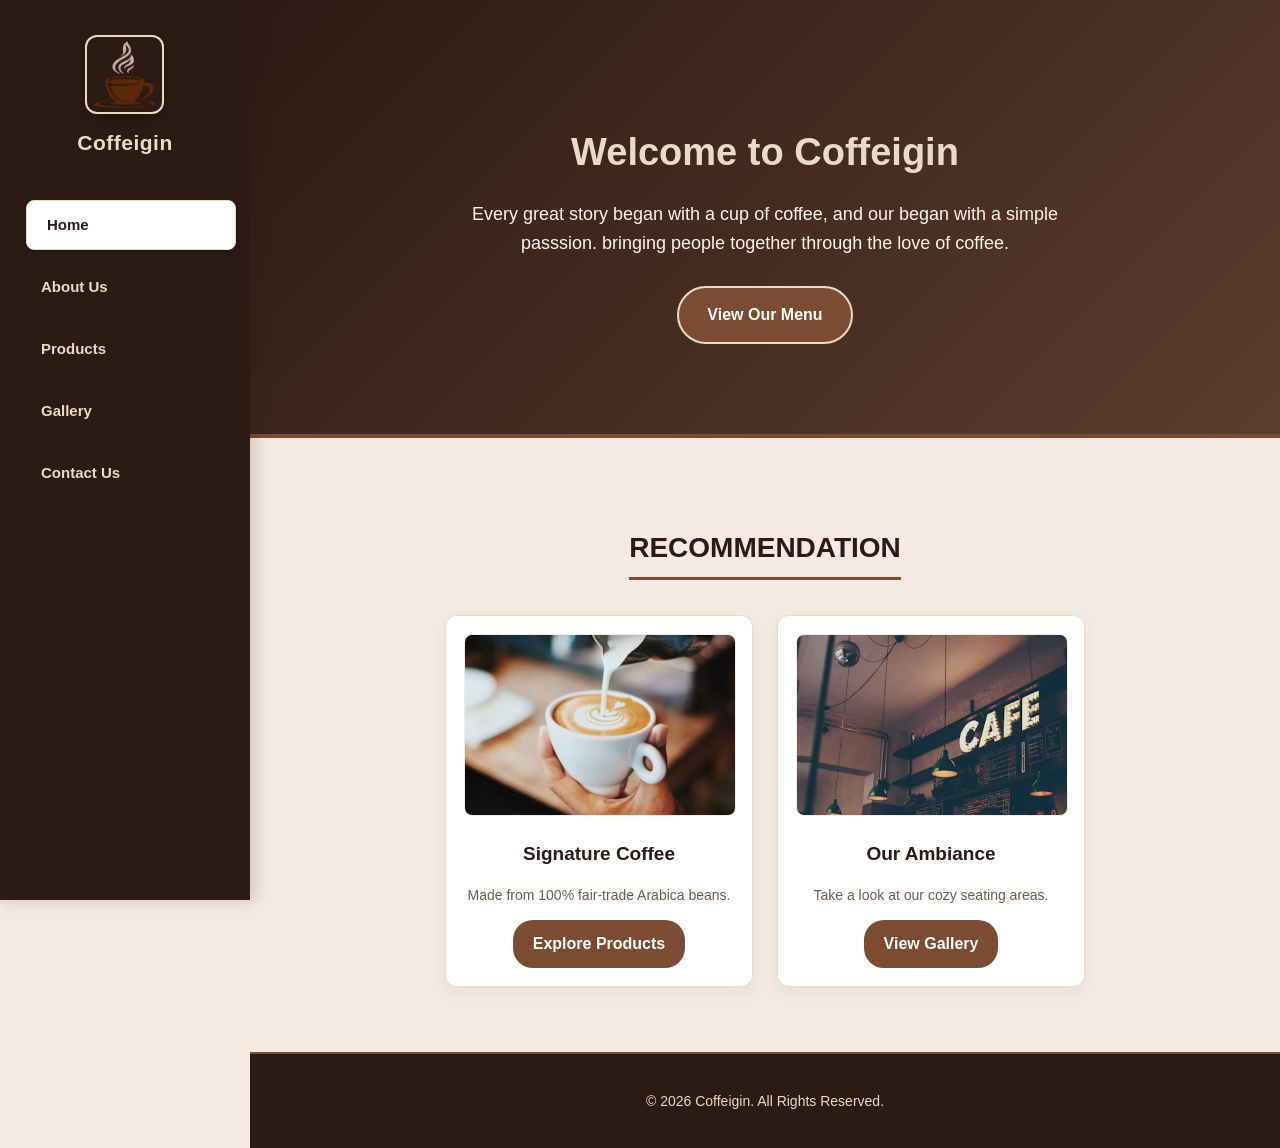
<file: index.html>
<!DOCTYPE html>
 <head>
    <title>Coffeigin| Home</title>
    <link rel="stylesheet" href="style.css">
</head>
<body>

    <!-- Left Sidebar -->
    <aside class="sidebar">
        <div class="logo">
            <img src="logo.png" alt="Logo" class="nav-logo">
            <h1>Coffeigin</h1>
        </div>
        <nav>
            <a href="index.html" class="active">Home</a>
            <a href="about.html">About Us</a>
            <a href="products.html">Products</a>
            <a href="gallery.html">Gallery</a>
            <a href="contact.html">Contact Us</a>
        </nav>
    </aside>

    <!-- Main Content Right Area -->
    <div class="main-content">
        <section class="hero animate-fade-in">
            <h2 class="animate-slide-up">Welcome to Coffeigin</h2>
            <p class="animate-slide-up delay-1">Every great story began with a cup of coffee, and our began with a simple passsion. bringing people together through the love of coffee. 
            </p>
            <a href="products.html" class="btn animate-slide-up delay-2">View Our Menu</a>
        </section>

        <section class="section animate-fade-in">
            <h2>RECOMMENDATION</h2>
            
            <div class="product-container">
                <div class="product-card animate-slide-up">
                    <img src="sg.avif" alt="Caramel Macchiato">
                    <h3>Signature Coffee</h3>
                    <p>Made from 100% fair-trade Arabica beans.</p>
                    <a href="products.html" class="order-btn" style="text-decoration:none; display:inline-block;">Explore Products</a>
                </div>
                <div class="product-card animate-slide-up delay-1">
                    <img src="view.avif" alt="Coffee Shop Interior">
                    <h3>Our Ambiance</h3>
                    <p>Take a look at our cozy seating areas.</p>
                    <a href="gallery.html" class="order-btn" style="text-decoration:none; display:inline-block;">View Gallery</a>
                </div>



            </div>
        </section>

        <footer>
            <p>&copy; 2026 Coffeigin. All Rights Reserved.</p>
        </footer>
    </div>

</body>
</html>
</file>
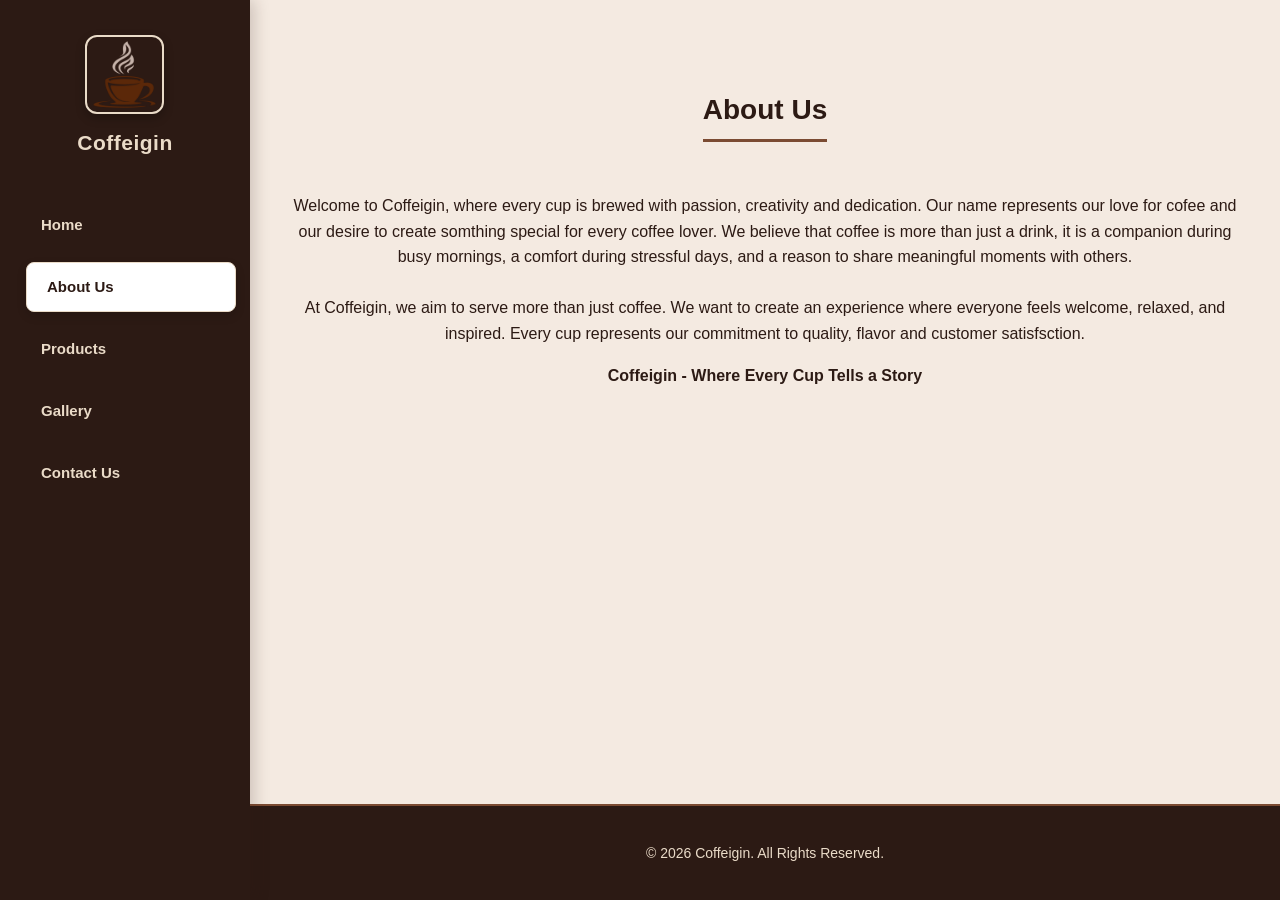
<file: about.html>
<!DOCTYPE html>
<head>
    <title>Coffeigin | About Us</title>
    <link rel="stylesheet" href="style.css">
</head>
<body>

    <aside class="sidebar">
        <div class="logo">
           <img src="logo.png" alt="Logo" class="nav-logo">
            <h1>Coffeigin</h1>
        </div>
        <nav>
            <a href="index.html">Home</a>
            <a href="about.html" class="active">About Us</a>
            <a href="products.html">Products</a>
            <a href="gallery.html">Gallery</a>
            <a href="contact.html">Contact Us</a>
        </nav>
    </aside>

    <div class="main-content">
        <section class="section animate-fade-in">
            <h2 class="animate-slide-up">About Us</h2>
            <p class="animate-slide-up delay-1">Welcome to Coffeigin, where every cup is brewed with passion, creativity and dedication. Our name represents our love for cofee and our desire to create somthing special for every coffee lover. We believe that coffee is more than just a drink, it is a companion during busy mornings, a comfort during stressful days, and a reason to share meaningful moments with others.<br> </br> At Coffeigin, we aim to serve more than just coffee. We want to create an experience where everyone feels welcome, relaxed, and inspired. Every cup represents our commitment to quality, flavor and customer satisfsction. </p>

            <p class="animate-slide-up delay-2"> <b>Coffeigin - Where Every Cup Tells a Story</b> </p>

        </section>

        <footer>
            <p>&copy; 2026 Coffeigin. All Rights Reserved.</p>
        </footer>
    </div>

</body>
</html>
</file>
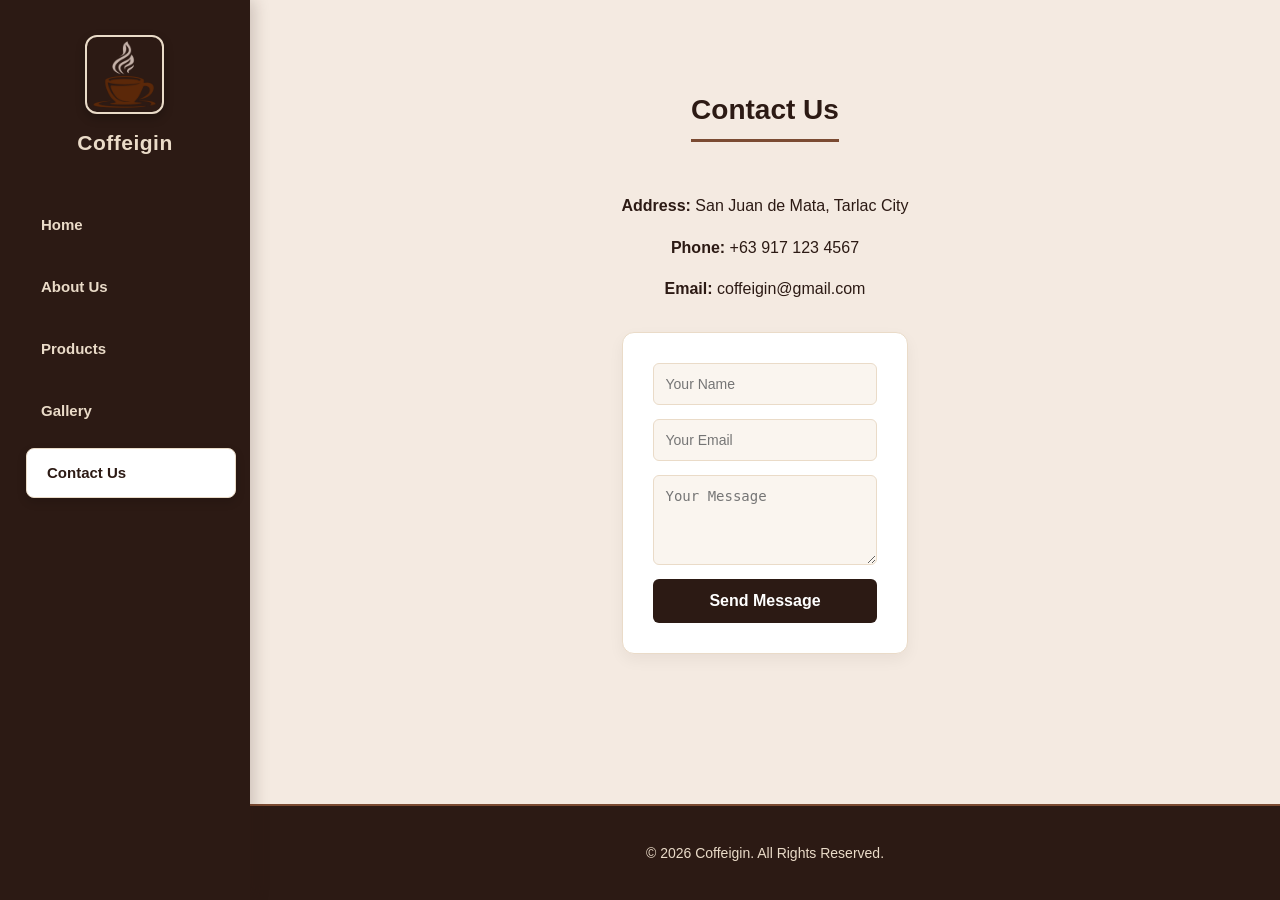
<file: contact.html>
<!DOCTYPE html>
<head>
    
    <title>Coffeigin| Contact Us</title>
    <link rel="stylesheet" href="style.css">
</head>
<body>

    <aside class="sidebar">
        <div class="logo">
            <img src="logo.png" alt="Logo" class="nav-logo">
            <h1>Coffeigin</h1>
        </div>
        <nav>
            <a href="index.html">Home</a>
            <a href="about.html">About Us</a>
            <a href="products.html">Products</a>
            <a href="gallery.html">Gallery</a>
            <a href="contact.html" class="active">Contact Us</a>
        </nav>
    </aside>

    <div class="main-content">
        <section class="section animate-fade-in">
            <h2 class="animate-slide-up">Contact Us</h2>
            <div class="contact-info animate-slide-up delay-1">
                <p><strong>Address:</strong> San Juan de Mata, Tarlac City</p>
                <p><strong>Phone:</strong> +63 917 123 4567</p>
                <p><strong>Email:</strong> coffeigin@gmail.com</p>
            </div>

            <form class="contact-form animate-slide-up delay-2" onsubmit="alert('Message sent successfully!'); return false;">
                <input type="text" placeholder="Your Name" required>
                <input type="email" placeholder="Your Email" required>
                <textarea placeholder="Your Message" rows="4" required></textarea>
                <button type="submit" class="submit-btn">Send Message</button>
            </form>
        </section>

        <footer>
            <p>&copy; 2026 Coffeigin. All Rights Reserved.</p>
        </footer>
    </div>

</body>
</html>
</file>
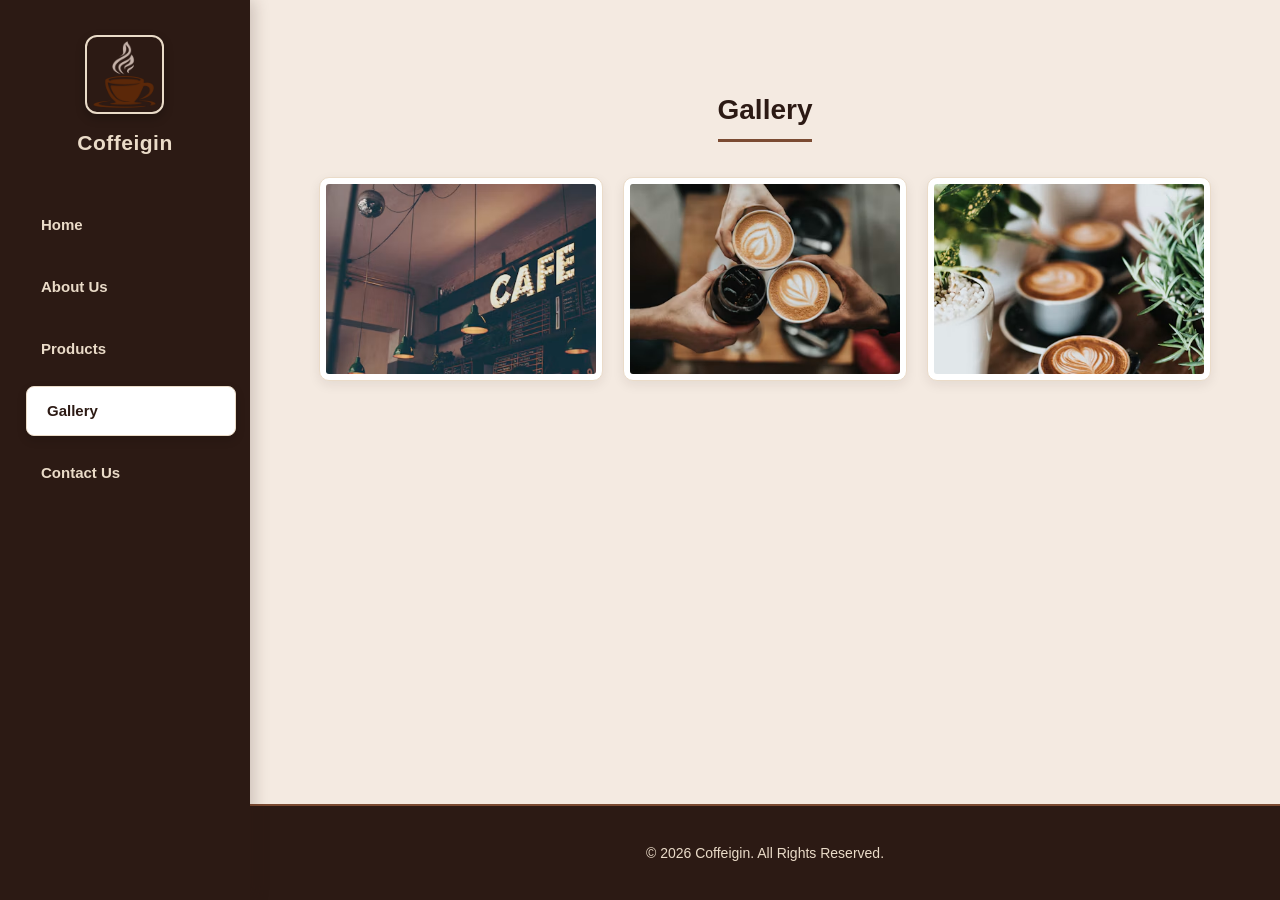
<file: gallery.html>
<!DOCTYPE html>
<head>

    <title>Coffeigin| Gallery</title>
    <link rel="stylesheet" href="style.css">
</head>
<body>

    <aside class="sidebar">
        <div class="logo">
            <img src="logo.png" alt="Logo" class="nav-logo">
            <h1>Coffeigin</h1>
        </div>
        <nav>
            <a href="index.html">Home</a>
            <a href="about.html">About Us</a>
            <a href="products.html">Products</a>
            <a href="gallery.html" class="active">Gallery</a>
            <a href="contact.html">Contact Us</a>
        </nav>
    </aside>

    <div class="main-content">
        <section class="section animate-fade-in">
            <h2 class="animate-slide-up">Gallery</h2>
            <div class="gallery-container">
                <img src="interior.avif" alt="Coffee Shop Interior" class="animate-zoom-in">
                <img src="coffee brew.avif" alt="Coffee Brewing" class="animate-zoom-in delay-1">
                <img src="coffee shot.avif" alt="Espresso Shot" class="animate-zoom-in delay-2">
            </div>
        </section>

        <footer>
            <p>&copy; 2026 Coffeigin. All Rights Reserved.</p>
        </footer>
    </div>

</body>
</html>
</file>
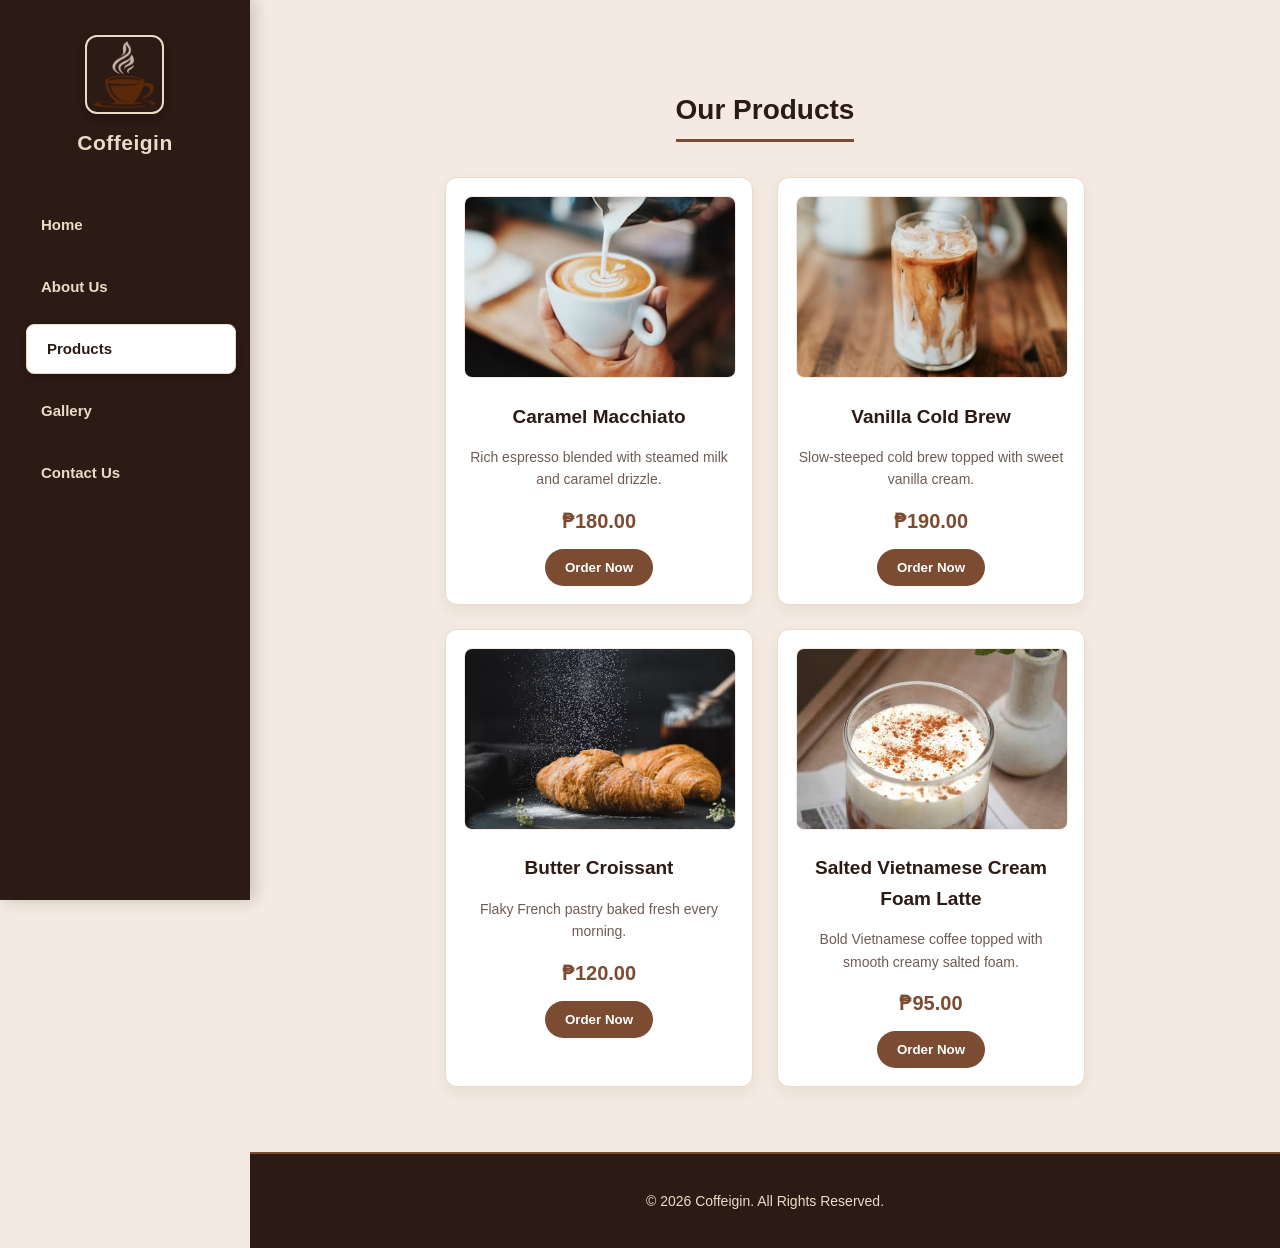
<file: products.html>
<!DOCTYPE html>

<head>

    <title>Coffeigin| Products</title>
    <link rel="stylesheet" href="style.css">
</head>
<body>

    <aside class="sidebar">
        <div class="logo">
            <img src="logo.png" alt="Logo" class="nav-logo">
            <h1>Coffeigin</h1>
        </div>
        <nav>
            <a href="index.html">Home</a>
            <a href="about.html">About Us</a>
            <a href="products.html" class="active">Products</a>
            <a href="gallery.html">Gallery</a>
            <a href="contact.html">Contact Us</a>
        </nav>
    </aside>

    <div class="main-content">
        <section class="section animate-fade-in">
            <h2 class="animate-slide-up">Our Products</h2>
            <div class="product-container">

                <div class="product-card animate-slide-up">
                    <img src="caramel.avif" alt="Caramel Macchiato">
                    <h3>Caramel Macchiato</h3>
                    <p>Rich espresso blended with steamed milk and caramel drizzle.</p>
                    <span class="price">₱180.00</span>
                    <button class="order-btn" onclick="alert('Added Caramel Macchiato to order!')">Order Now</button>
                </div>

                <div class="product-card animate-slide-up delay-1">
                    <img src="vanilla cold.jpg" alt="Cold Brew Coffee">
                    <h3>Vanilla Cold Brew</h3>
                    <p>Slow-steeped cold brew topped with sweet vanilla cream.</p>
                    <span class="price">₱190.00</span>
                    <button class="order-btn" onclick="alert('Added Vanilla Cold Brew to order!')">Order Now</button>
                </div>

                <div class="product-card animate-slide-up delay-2">
                    <img src="butterc.avif" alt="Butter Croissant">
                    <h3>Butter Croissant</h3>
                    <p>Flaky French pastry baked fresh every morning.</p>
                    <span class="price">₱120.00</span>
                    <button class="order-btn" onclick="alert('Added Butter Croissant to order!')">Order Now</button>
                </div>

            <div class="product-card animate-slide-up delay-2">
                    <img src="salted.jpg" alt="Vietnamese Cream Foam Latte">
                    <h3>Salted Vietnamese Cream Foam Latte</h3>
                    <p>Bold Vietnamese coffee topped with smooth creamy salted foam.</p>
                    <span class="price">₱95.00</span>
                    <button class="order-btn" onclick="alert('Added Salted Vietnamese Cream Foam Latte to order!')">Order Now</button>



            </div>
        </section>

        <footer>
            <p>&copy; 2026 Coffeigin. All Rights Reserved.</p>
        </footer>
    </div>

</body>
</html>
</file>
<file: style.css>
:root {
    /* scheme */
    --espresso-brown: #2C1A14;   /* Deep rich brown for sidebar, primary text & dark accents */
    --coffee-brown:   #7B4B32;   /* Warm mid-tone brown for buttons, borders & price tags */
    --mocha-brown:    #5C3D2E;   /* Secondary accent brown */
    --warm-beige:     #F4EAE1;   /* Creamy beige for page canvas & hero background */
    --soft-beige:     #EADBC8;   /* Soft warm beige for borders, cards & subtle highlights */
    --light-beige:    #FAF5EF;   /* Ultra-light beige for input fields & hover backdrops */
    --pure-white:     #FFFFFF;   /* Crisp white for card containers & contrast text */
    --text-muted:     #6E5C53;   /* Soft brown-gray for secondary text */
    
   
    --sidebar-width:  250px;
    --transition:     all 0.3s cubic-bezier(0.25, 0.8, 0.25, 1);
}


body {
    font-family: 'Poppins', Arial, sans-serif;
    margin: 0;
    padding: 0;
    background-color: var(--warm-beige);
    color: var(--espresso-brown);
    line-height: 1.6;
    display: flex;
    min-height: 100vh;
}

/* 
   sidebar
    */
.sidebar {
    width: var(--sidebar-width);
    height: 100vh;
    background-color: var(--espresso-brown);
    color: var(--pure-white);
    position: fixed;
    top: 0;
    left: 0;
    display: flex;
    flex-direction: column;
    align-items: center;
    padding: 35px 20px;
    box-sizing: border-box;
    z-index: 1000;
    box-shadow: 4px 0 15px rgba(44, 26, 20, 0.2);
    animation: slideRight 0.6s ease-out;
}

.logo {
    display: flex;
    flex-direction: column;
    align-items: center;
    text-align: center;
    gap: 12px;
    margin-bottom: 40px;
}

.nav-logo {
    width: 75px;
    height: 75px;
    object-fit: cover;
    border-radius: 12px;
    border: 2px solid var(--soft-beige);
    box-shadow: 0 4px 10px rgba(0,0,0,0.25);
    transition: var(--transition);
}

.logo h1 {
    margin: 0;
    font-size: 21px;
    color: var(--soft-beige);
    letter-spacing: 0.5px;
}

.logo:hover .nav-logo {
    transform: scale(1.08) rotate(2deg);
    border-color: var(--pure-white);
}

nav {
    display: flex;
    flex-direction: column;
    width: 100%;
    gap: 12px;
}

nav a {
    color: var(--soft-beige);
    text-decoration: none;
    font-size: 15px;
    font-weight: 600;
    padding: 12px 20px;
    border-radius: 8px;
    display: block;
    transition: var(--transition);
    box-sizing: border-box;
    border: 1px solid transparent;
}

nav a:hover {
    color: var(--espresso-brown);
    background-color: var(--soft-beige);
    transform: translateX(6px);
}

nav a.active {
    color: var(--espresso-brown);
    background-color: var(--pure-white);
    border-color: var(--soft-beige);
    box-shadow: 0 4px 10px rgba(0,0,0,0.15);
    transform: translateX(6px);
}

/* 
   main
    */
.main-content {
    margin-left: var(--sidebar-width);
    width: calc(100% - var(--sidebar-width));
    min-height: 100vh;
    display: flex;
    flex-direction: column;
}

/* hero */
.hero {
    background: linear-gradient(135deg, var(--espresso-brown), var(--mocha-brown));
    color: var(--pure-white);
    text-align: center;
    padding: 90px 40px;
    border-bottom: 4px solid var(--coffee-brown);
}

.hero h2 {
    font-size: 38px;
    color: var(--soft-beige);
    margin-bottom: 12px;
}

.hero p {
    font-size: 18px;
    color: var(--light-beige);
    margin-bottom: 28px;
    max-width: 600px;
    margin-left: auto;
    margin-right: auto;
}

.btn {
    display: inline-block;
    background-color: var(--coffee-brown);
    color: var(--pure-white);
    padding: 14px 28px;
    text-decoration: none;
    border-radius: 30px;
    font-weight: 600;
    border: 2px solid var(--soft-beige);
    transition: var(--transition);
}

.btn:hover {
    background-color: var(--pure-white);
    color: var(--espresso-brown);
    transform: translateY(-3px);
    box-shadow: 0 6px 15px rgba(0,0,0,0.2);
}

/* section container */
.section {
    padding: 65px 40px;
    max-width: 950px;
    margin: 0 auto;
    text-align: center;
    flex-grow: 1;
}

.section h2 {
    color: var(--espresso-brown);
    border-bottom: 3px solid var(--coffee-brown);
    display: inline-block;
    padding-bottom: 6px;
    margin-bottom: 35px;
    font-size: 28px;
}

/* 
   product cards
    */
.product-container {
    display: flex;
    justify-content: center;
    gap: 24px;
    flex-wrap: wrap;
}

.product-card {
    background-color: var(--pure-white);
    border: 1px solid var(--soft-beige);
    border-radius: 12px;
    width: 270px;
    padding: 18px;
    box-shadow: 0 6px 15px rgba(44, 26, 20, 0.06);
    text-align: center;
    transition: var(--transition);
}

.product-card:hover {
    transform: translateY(-8px);
    border-color: var(--coffee-brown);
    box-shadow: 0 12px 24px rgba(44, 26, 20, 0.12);
}

.product-card img {
    width: 100%;
    height: 180px;
    object-fit: cover;
    border-radius: 8px;
    border: 1px solid var(--warm-beige);
}

.product-card h3 {
    margin: 16px 0 8px 0;
    color: var(--espresso-brown);
    font-size: 19px;
}

.product-card p {
    font-size: 14px;
    color: var(--text-muted);
}

.price {
    display: block;
    font-size: 20px;
    font-weight: 700;
    color: var(--coffee-brown);
    margin: 12px 0;
}

.order-btn {
    background-color: var(--coffee-brown);
    color: var(--pure-white);
    border: none;
    padding: 11px 20px;
    border-radius: 20px;
    cursor: pointer;
    font-weight: 600;
    transition: var(--transition);
}

.order-btn:hover {
    background-color: var(--espresso-brown);
    transform: scale(1.05);
}

/* 
   gallery
   */
.gallery-container {
    display: flex;
    justify-content: center;
    gap: 20px;
    flex-wrap: wrap;
}

.gallery-container img {
    width: 270px;
    height: 190px;
    object-fit: cover;
    border-radius: 10px;
    background-color: var(--pure-white);
    padding: 6px;
    border: 1px solid var(--soft-beige);
    box-shadow: 0 4px 12px rgba(44, 26, 20, 0.08);
    transition: var(--transition);
}

.gallery-container img:hover {
    transform: scale(1.06);
    border-color: var(--coffee-brown);
    box-shadow: 0 8px 20px rgba(44, 26, 20, 0.18);
}

/* contact
    */
.contact-info {
    margin-bottom: 30px;
    font-size: 16px;
    color: var(--espresso-brown);
}

.contact-form {
    max-width: 480px;
    margin: 0 auto;
    display: flex;
    flex-direction: column;
    gap: 14px;
    background-color: var(--pure-white);
    padding: 30px;
    border-radius: 12px;
    border: 1px solid var(--soft-beige);
    box-shadow: 0 6px 15px rgba(44, 26, 20, 0.05);
}

.contact-form input, 
.contact-form textarea {
    width: 100%;
    padding: 12px;
    background-color: var(--light-beige);
    border: 1px solid var(--soft-beige);
    border-radius: 6px;
    font-size: 14px;
    color: var(--espresso-brown);
    box-sizing: border-box;
    transition: var(--transition);
}

.contact-form input:focus, 
.contact-form textarea:focus {
    outline: none;
    background-color: var(--pure-white);
    border-color: var(--coffee-brown);
    box-shadow: 0 0 8px rgba(123, 75, 50, 0.25);
}

.submit-btn {
    background-color: var(--espresso-brown);
    color: var(--pure-white);
    border: none;
    padding: 13px;
    border-radius: 6px;
    cursor: pointer;
    font-size: 16px;
    font-weight: 600;
    transition: var(--transition);
}

.submit-btn:hover {
    background-color: var(--coffee-brown);
    transform: translateY(-2px);
}

/* =
   footer
    */
footer {
    background-color: var(--espresso-brown);
    color: var(--soft-beige);
    text-align: center;
    padding: 22px;
    margin-top: auto;
    font-size: 14px;
    border-top: 2px solid var(--coffee-brown);
}

/* 
   anim
   */
@keyframes slideRight {
    from { transform: translateX(-100%); opacity: 0; }
    to { transform: translateX(0); opacity: 1; }
}

@keyframes fadeIn {
    from { opacity: 0; }
    to { opacity: 1; }
}

@keyframes slideUp {
    from { transform: translateY(30px); opacity: 0; }
    to { transform: translateY(0); opacity: 1; }
}

@keyframes zoomIn {
    from { transform: scale(0.92); opacity: 0; }
    to { transform: scale(1); opacity: 1; }
}

.animate-fade-in { animation: fadeIn 0.8s ease-in-out forwards; }
.animate-slide-up { animation: slideUp 0.7s ease-out forwards; }
.animate-zoom-in { animation: zoomIn 0.6s ease-out forwards; }

.delay-1 { animation-delay: 0.2s; }
.delay-2 { animation-delay: 0.4s; }
</file>
